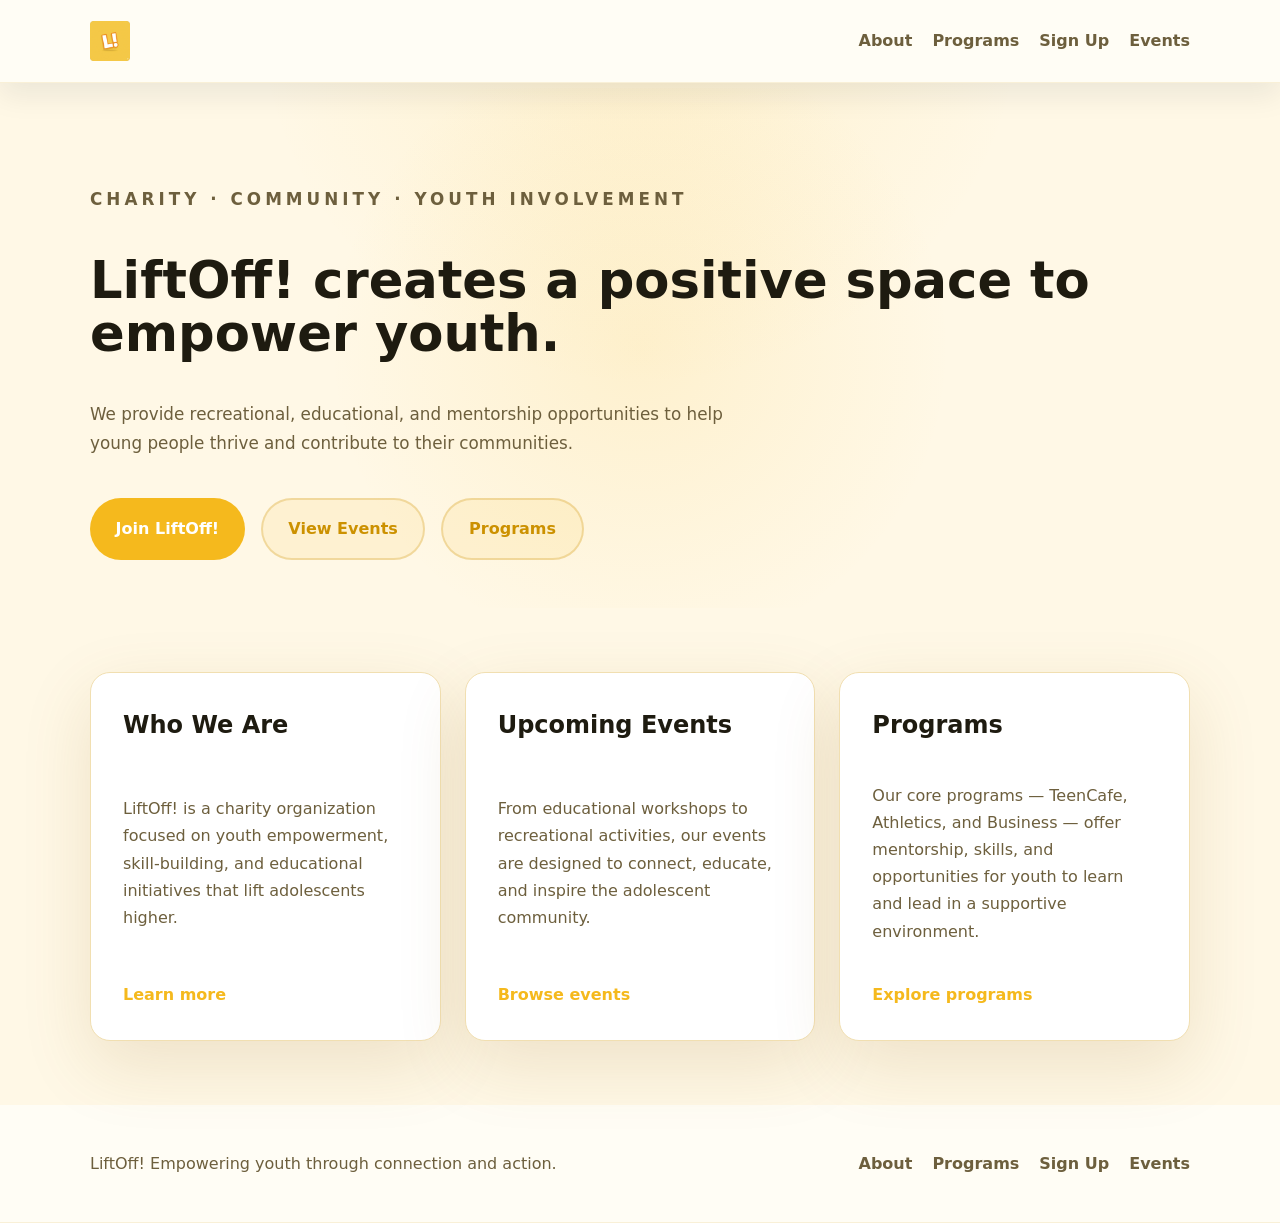
<file: index.html>
<!DOCTYPE html>
<html lang="en">
  <head>
    <meta charset="UTF-8" />
    <meta name="viewport" content="width=device-width, initial-scale=1.0" />
    <title>LiftOff! | Promoting Youth Participation</title>
    <link rel="stylesheet" href="styles.css" />
  </head>
  <body>
    <header class="site-header">
      <div class="container header-inner">
        <a class="brand" href="index.html">
          <img src="logo.png" alt="LiftOff logo" class="brand-logo">
        </a>
        <nav class="main-nav">
          <a href="about.html">About</a>
          <a href="programs.html">Programs</a>
          <a href="signup.html">Sign Up</a>
          <a href="events.html">Events</a>
        </nav>
      </div>
    </header>

    <main>
      <section class="hero">
        <div class="container hero-content">
          <p class="eyebrow">Charity · Community · Youth involvement</p>
          <h1>LiftOff! creates a positive space to empower youth.</h1>
          <p>
            We provide recreational, educational, and mentorship opportunities to help young people thrive and contribute to their communities.
          </p>
          <div class="hero-actions">
            <a class="button button-primary" href="signup.html">Join LiftOff!</a>
            <a class="button button-secondary" href="events.html">View Events</a>
            <a class="button button-secondary" href="programs.html">Programs</a>
          </div>
        </div>
      </section>

      <section class="overview container">
        <article class="card card-feature">
          <h2>Who We Are</h2>
          <p>
            LiftOff! is a charity organization focused on youth empowerment,
            skill-building, and educational initiatives that lift adolescents higher.
          </p>
          <a href="about.html">Learn more</a>
        </article>

        <article class="card card-feature">
          <h2>Upcoming Events</h2>
          <p>
            From educational workshops to recreational activities, our events are designed to connect,
            educate, and inspire the adolescent community.
          </p>
          <a href="events.html">Browse events</a>
        </article>
        <article class="card card-feature">
          <h2>Programs</h2>
          <p>
            Our core programs — TeenCafe, Athletics, and Business — offer mentorship, skills, and opportunities
            for youth to learn and lead in a supportive environment.
          </p>
          <a href="programs.html">Explore programs</a>
        </article>
      </section>
    </main>

    <footer class="site-footer">
      <div class="container footer-inner">
        <p>LiftOff! Empowering youth through connection and action.</p>
        <nav class="footer-nav">
          <a href="about.html">About</a>
          <a href="programs.html">Programs</a>
          <a href="signup.html">Sign Up</a>
          <a href="events.html">Events</a>
        </nav>
      </div>
    </footer>
  </body>
</html>
</file>
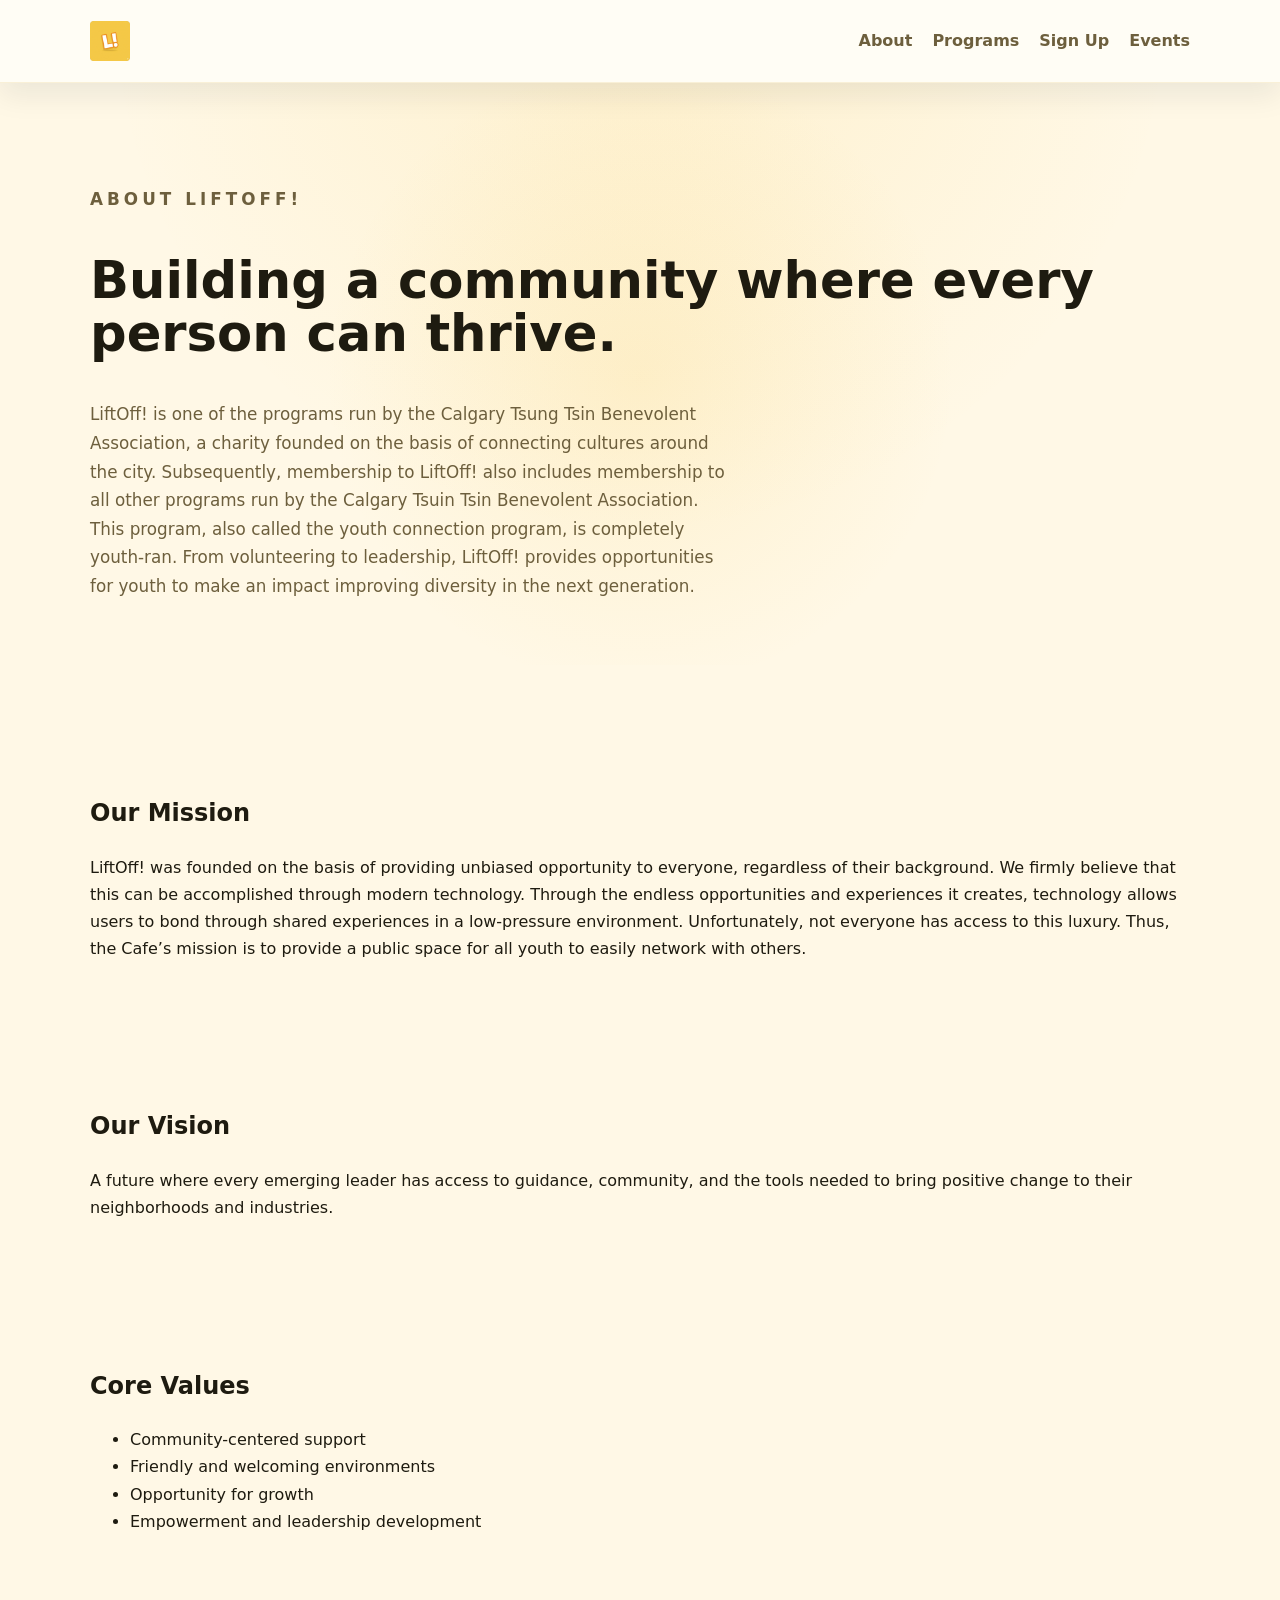
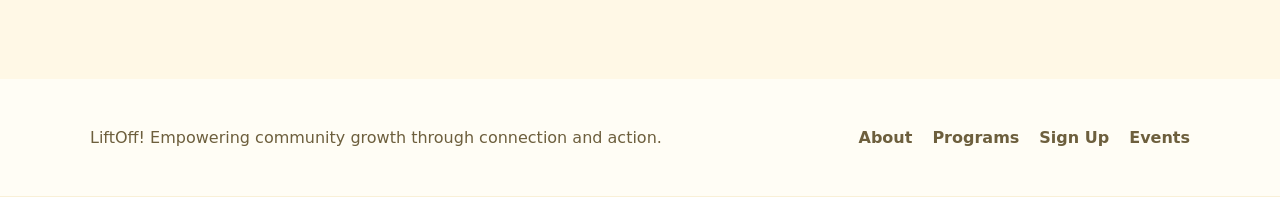
<file: about.html>
<!DOCTYPE html>
<html lang="en">
  <head>
    <meta charset="UTF-8" />
    <meta name="viewport" content="width=device-width, initial-scale=1.0" />
    <title>About LiftOff!</title>
    <link rel="stylesheet" href="styles.css" />
  </head>
  <body>
    <header class="site-header">
      <div class="container header-inner">
        <a class="brand" href="index.html">
          <img src="logo.png" alt="LiftOff logo" class="brand-logo">
        </a>
        <nav class="main-nav">
          <a href="about.html">About</a>
          <a href="programs.html">Programs</a>
          <a href="signup.html">Sign Up</a>
          <a href="events.html">Events</a>
        </nav>
      </div>
    </header>

    <main>
      <section class="hero">
        <div class="container hero-content">
          <p class="eyebrow">About LiftOff!</p>
          <h1>Building a community where every person can thrive.</h1>
          <p>
            LiftOff! is one of the programs run by the Calgary Tsung Tsin Benevolent Association,
            a charity founded on the basis of connecting cultures around the city. 
            Subsequently, membership to LiftOff! also includes membership to all other programs
            run by the Calgary Tsuin Tsin Benevolent Association. This program, also called the
            youth connection program, is completely youth-ran. From volunteering to leadership, 
            LiftOff! provides opportunities for youth to make an impact improving diversity in 
            the next generation.
          </p>
        </div>
      </section>

      <section class="page-section container">
        <div class="section-content">
          <h2>Our Mission</h2>
          <p>
            LiftOff! was founded on the basis of providing unbiased opportunity to everyone,
            regardless of their background. We firmly believe that this can be accomplished
            through modern technology. Through the endless opportunities and experiences it 
            creates, technology allows users to bond through shared experiences in a 
            low-pressure environment. Unfortunately, not everyone has access to this luxury. 
            Thus, the Cafe’s mission is to provide a public space for all youth to easily 
            network with others.
          </p>
        </div>

        <div class="section-content">
          <h2>Our Vision</h2>
          <p>
            A future where every emerging leader has access to guidance, community, and the tools
            needed to bring positive change to their neighborhoods and industries.
          </p>
        </div>

        <div class="section-content">
          <h2>Core Values</h2>
          <ul>
            <li>Community-centered support</li>
            <li>Friendly and welcoming environments</li>
            <li>Opportunity for growth</li>
            <li>Empowerment and leadership development</li>
          </ul>
        </div>
      </section>

    <footer class="site-footer">
      <div class="container footer-inner">
        <p>LiftOff! Empowering community growth through connection and action.</p>
        <nav class="footer-nav">
          <a href="about.html">About</a>
          <a href="programs.html">Programs</a>
          <a href="signup.html">Sign Up</a>
          <a href="events.html">Events</a>
        </nav>
      </div>
    </footer>
  </body>
</html>
</file>
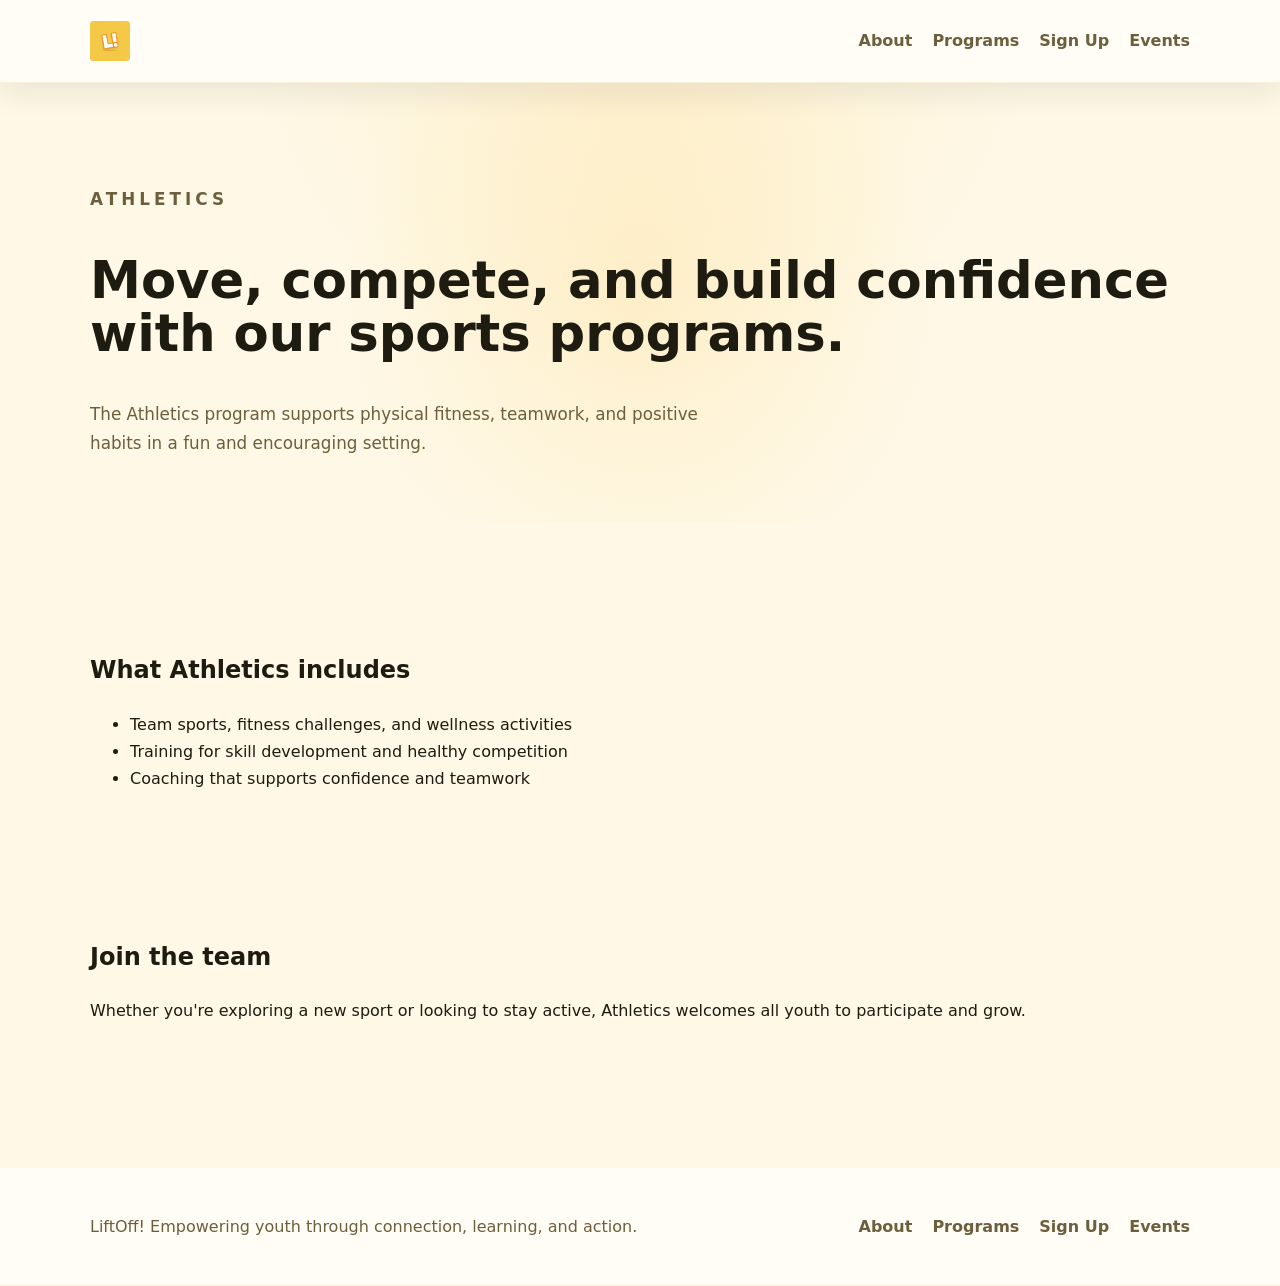
<file: athletics.html>
<!DOCTYPE html>
<html lang="en">
  <head>
    <meta charset="UTF-8" />
    <meta name="viewport" content="width=device-width, initial-scale=1.0" />
    <title>Athletics | LiftOff!</title>
    <link rel="stylesheet" href="styles.css" />
  </head>
  <body>
    <header class="site-header">
      <div class="container header-inner">
        <a class="brand" href="index.html">
          <img src="logo.png" alt="LiftOff logo" class="brand-logo">
        </a>
        <nav class="main-nav">
          <a href="about.html">About</a>
          <a href="programs.html">Programs</a>
          <a href="signup.html">Sign Up</a>
          <a href="events.html">Events</a>
        </nav>
      </div>
    </header>

    <main>
      <section class="hero">
        <div class="container hero-content">
          <p class="eyebrow">Athletics</p>
          <h1>Move, compete, and build confidence with our sports programs.</h1>
          <p>
            The Athletics program supports physical fitness, teamwork, and positive habits in a fun and encouraging setting.
          </p>
        </div>
      </section>

      <section class="page-section container">
        <div class="section-content">
          <h2>What Athletics includes</h2>
          <ul>
            <li>Team sports, fitness challenges, and wellness activities</li>
            <li>Training for skill development and healthy competition</li>
            <li>Coaching that supports confidence and teamwork</li>
          </ul>
        </div>

        <div class="section-content">
          <h2>Join the team</h2>
          <p>
            Whether you're exploring a new sport or looking to stay active, Athletics welcomes all youth to participate and grow.
          </p>
        </div>
      </section>
    </main>

    <footer class="site-footer">
      <div class="container footer-inner">
        <p>LiftOff! Empowering youth through connection, learning, and action.</p>
        <nav class="footer-nav">
          <a href="about.html">About</a>
          <a href="programs.html">Programs</a>
          <a href="signup.html">Sign Up</a>
          <a href="events.html">Events</a>
        </nav>
      </div>
    </footer>
  </body>
</html>
</file>
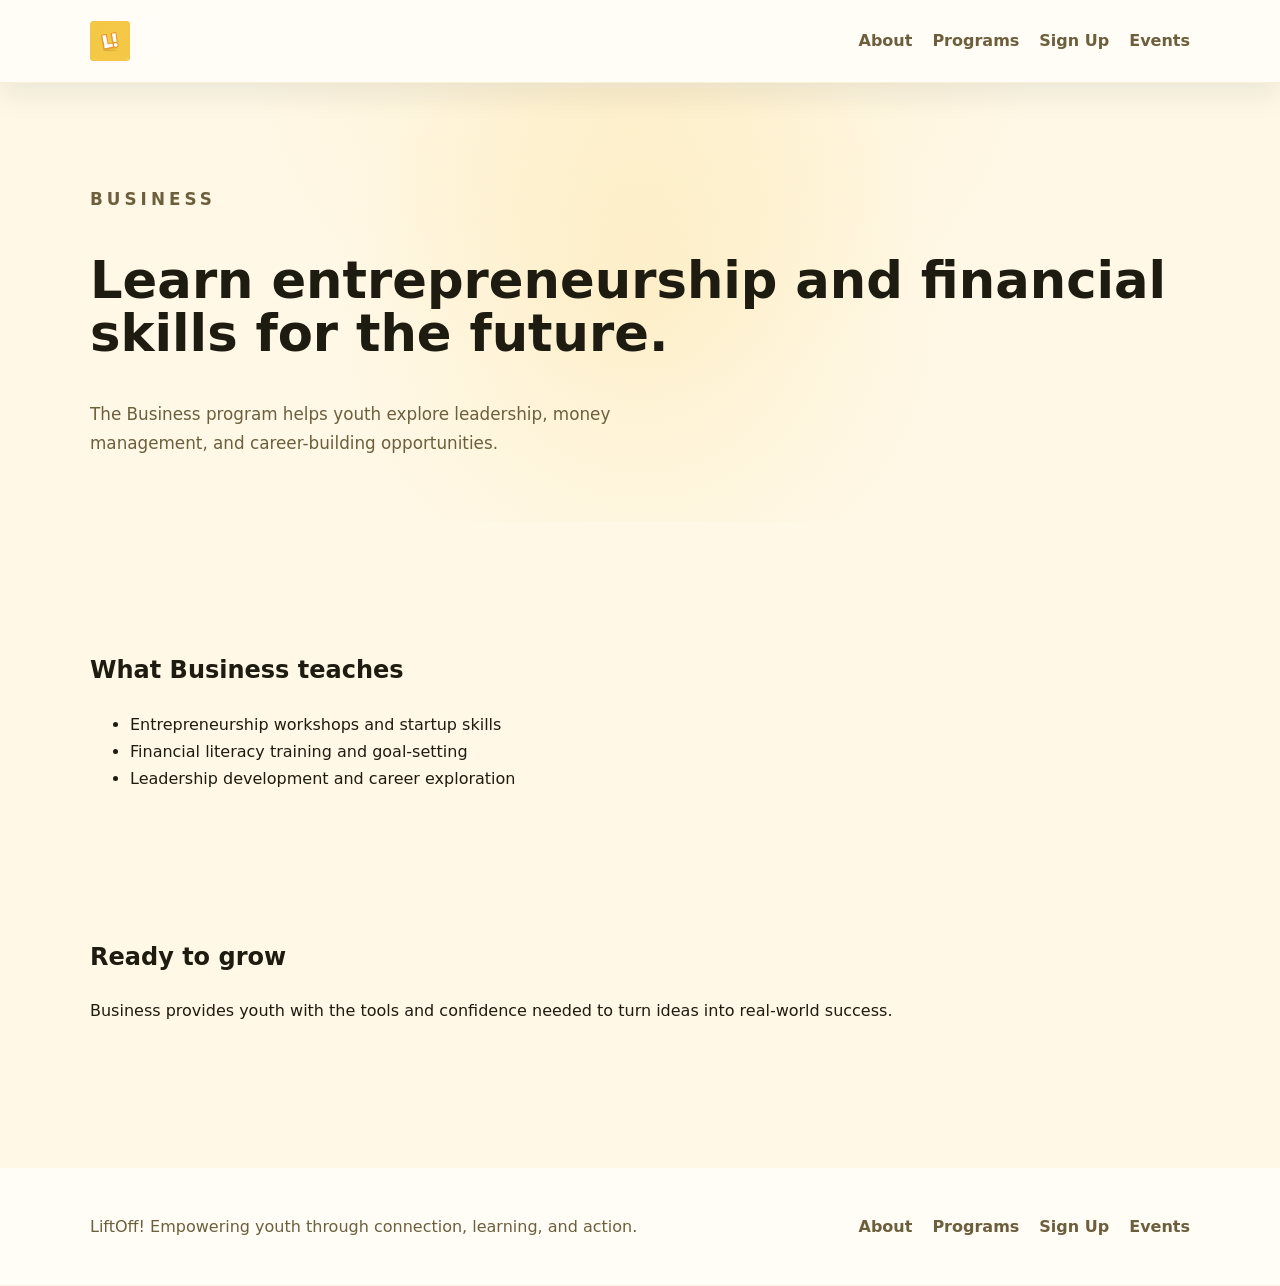
<file: business.html>
<!DOCTYPE html>
<html lang="en">
  <head>
    <meta charset="UTF-8" />
    <meta name="viewport" content="width=device-width, initial-scale=1.0" />
    <title>Business | LiftOff!</title>
    <link rel="stylesheet" href="styles.css" />
  </head>
  <body>
    <header class="site-header">
      <div class="container header-inner">
        <a class="brand" href="index.html">
          <img src="logo.png" alt="LiftOff logo" class="brand-logo">
        </a>
        <nav class="main-nav">
          <a href="about.html">About</a>
          <a href="programs.html">Programs</a>
          <a href="signup.html">Sign Up</a>
          <a href="events.html">Events</a>
        </nav>
      </div>
    </header>

    <main>
      <section class="hero">
        <div class="container hero-content">
          <p class="eyebrow">Business</p>
          <h1>Learn entrepreneurship and financial skills for the future.</h1>
          <p>
            The Business program helps youth explore leadership, money management, and career-building opportunities.
          </p>
        </div>
      </section>

      <section class="page-section container">
        <div class="section-content">
          <h2>What Business teaches</h2>
          <ul>
            <li>Entrepreneurship workshops and startup skills</li>
            <li>Financial literacy training and goal-setting</li>
            <li>Leadership development and career exploration</li>
          </ul>
        </div>

        <div class="section-content">
          <h2>Ready to grow</h2>
          <p>
            Business provides youth with the tools and confidence needed to turn ideas into real-world success.
          </p>
        </div>
      </section>
    </main>

    <footer class="site-footer">
      <div class="container footer-inner">
        <p>LiftOff! Empowering youth through connection, learning, and action.</p>
        <nav class="footer-nav">
          <a href="about.html">About</a>
          <a href="programs.html">Programs</a>
          <a href="signup.html">Sign Up</a>
          <a href="events.html">Events</a>
        </nav>
      </div>
    </footer>
  </body>
</html>
</file>
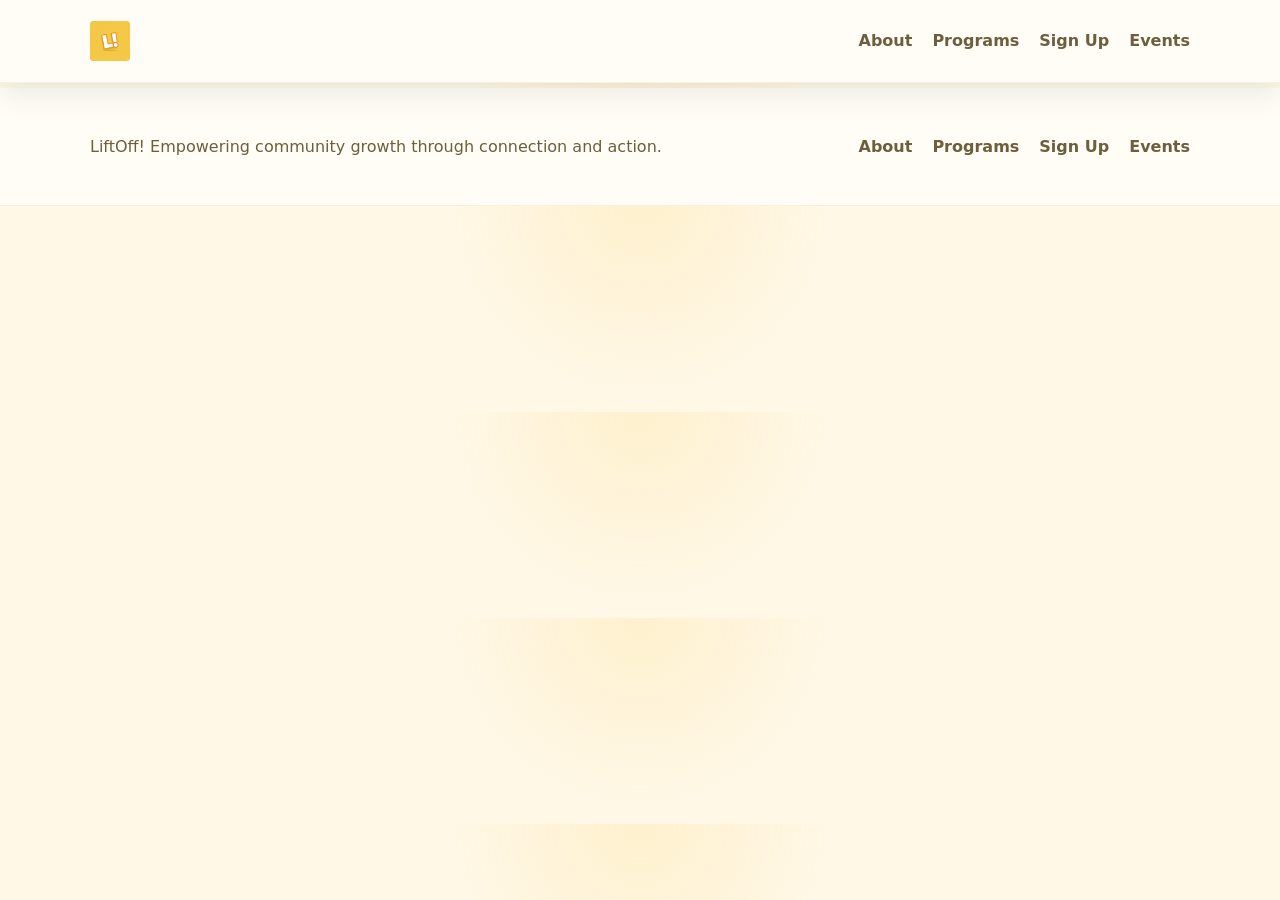
<file: events.html>
<!DOCTYPE html>
<html lang="en">
  <head>
    <meta charset="UTF-8" />
    <meta name="viewport" content="width=device-width, initial-scale=1.0" />
    <title>Events | LiftOff!</title>
    <link rel="stylesheet" href="styles.css" />
  </head>
  <body>
    <header class="site-header">
      <div class="container header-inner">
        <a class="brand" href="index.html">
          <img src="logo.png" alt="LiftOff logo" class="brand-logo">
        </a>
        <nav class="main-nav">
          <a href="about.html">About</a>
          <a href="programs.html">Programs</a>
          <a href="signup.html">Sign Up</a>
          <a href="events.html">Events</a>
        </nav>
      </div>
    </header>
    <main>
      
    </main>
    <footer class="site-footer">
      <div class="container footer-inner">
        <p>LiftOff! Empowering community growth through connection and action.</p>
        <nav class="footer-nav">
          <a href="about.html">About</a>
          <a href="programs.html">Programs</a>
          <a href="signup.html">Sign Up</a>
          <a href="events.html">Events</a>
        </nav>
      </div>
    </footer>
  </body>
</html>
</file>
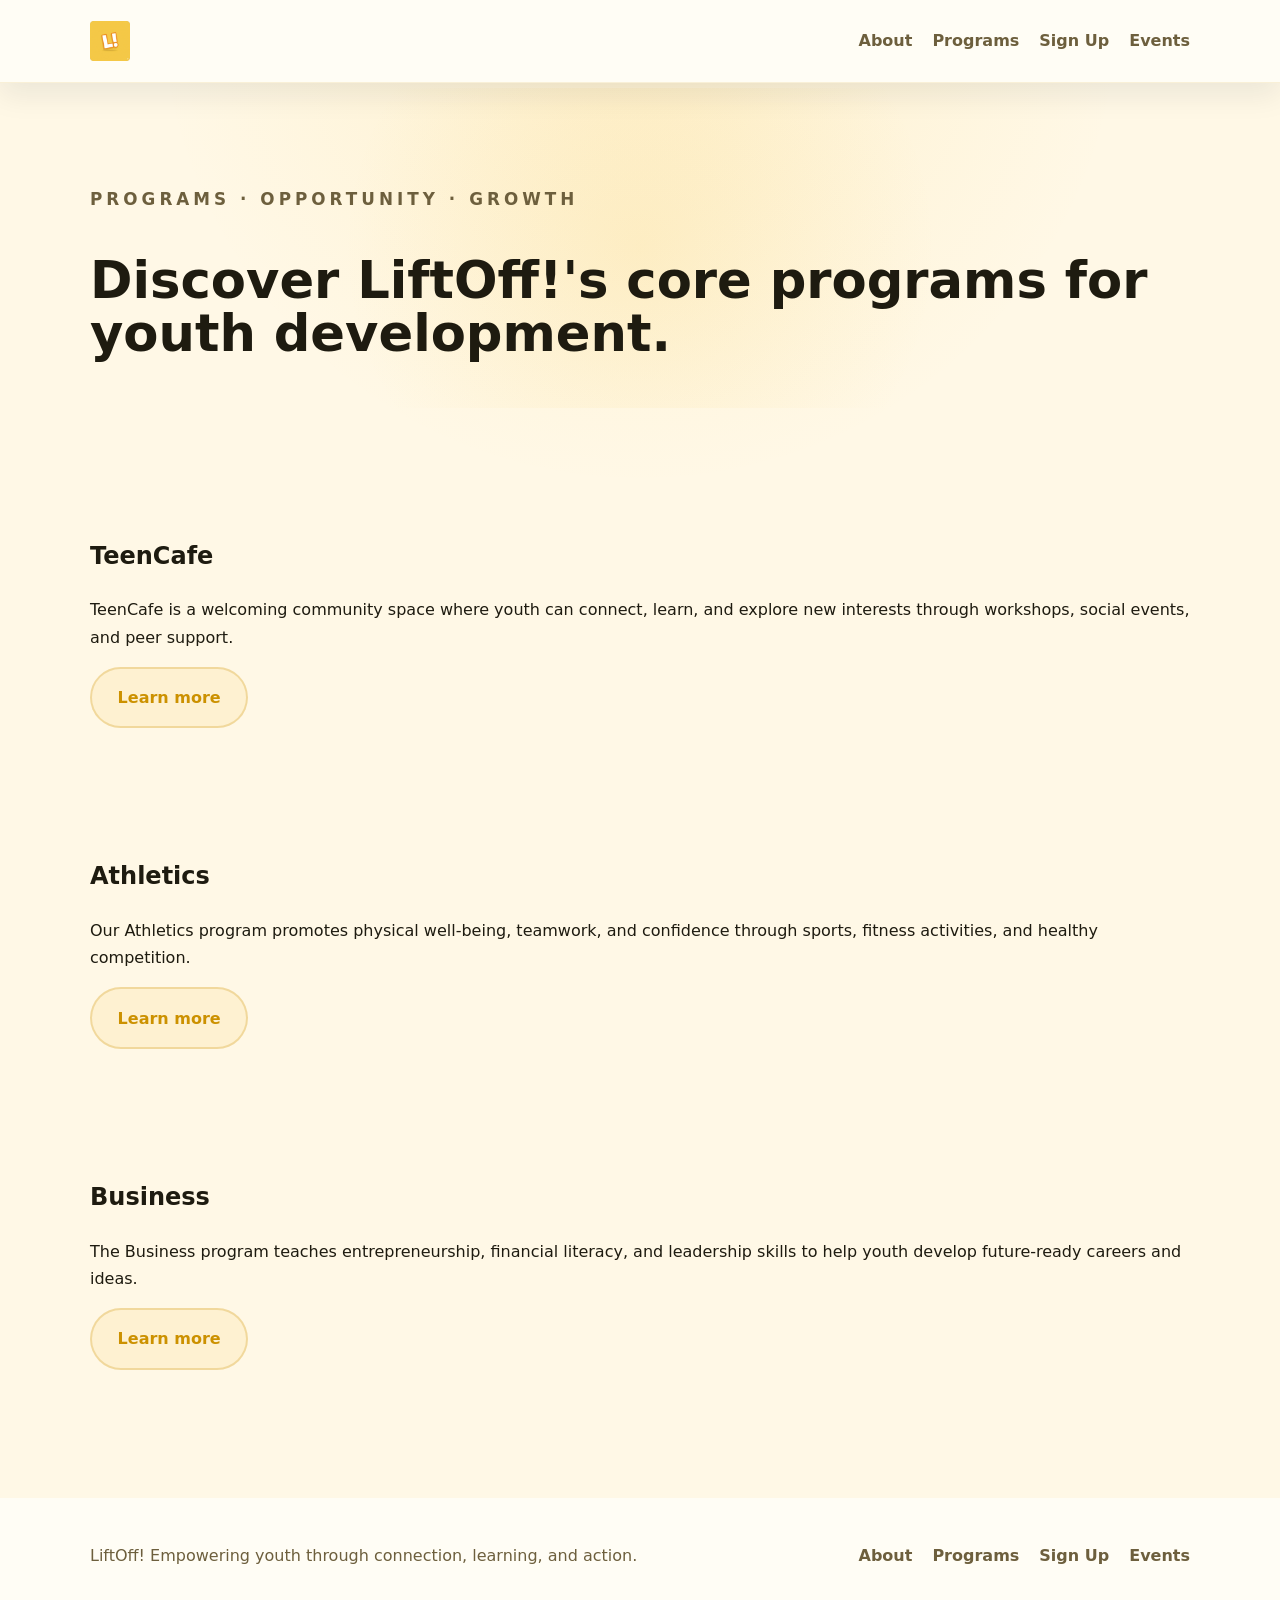
<file: programs.html>
<!DOCTYPE html>
<html lang="en">
  <head>
    <meta charset="UTF-8" />
    <meta name="viewport" content="width=device-width, initial-scale=1.0" />
    <title>LiftOff! Programs</title>
    <link rel="stylesheet" href="styles.css" />
  </head>
  <body>
    <header class="site-header">
      <div class="container header-inner">
        <a class="brand" href="index.html">
          <img src="logo.png" alt="LiftOff logo" class="brand-logo">
        </a>
        <nav class="main-nav">
          <a href="about.html">About</a>
          <a href="programs.html">Programs</a>
          <a href="signup.html">Sign Up</a>
          <a href="events.html">Events</a>
        </nav>
      </div>
    </header>

    <main>
      <section class="hero">
        <div class="container hero-content">
          <p class="eyebrow">Programs · Opportunity · Growth</p>
          <h1>Discover LiftOff!'s core programs for youth development.</h1>
        </div>
      </section>

      <section class="page-section container">
        <div class="section-content">
          <h2>TeenCafe</h2>
          <p>
            TeenCafe is a welcoming community space where youth can connect, learn, and explore new interests through workshops, social events, and peer support.
          </p>
          <a class="button button-secondary" href="teencafe.html">Learn more</a>
        </div>

        <div class="section-content">
          <h2>Athletics</h2>
          <p>
            Our Athletics program promotes physical well-being, teamwork, and confidence through sports, fitness activities, and healthy competition.
          </p>
          <a class="button button-secondary" href="athletics.html">Learn more</a>
        </div>

        <div class="section-content">
          <h2>Business</h2>
          <p>
            The Business program teaches entrepreneurship, financial literacy, and leadership skills to help youth develop future-ready careers and ideas.
          </p>
          <a class="button button-secondary" href="business.html">Learn more</a>
        </div>
      </section>
    </main>

    <footer class="site-footer">
      <div class="container footer-inner">
        <p>LiftOff! Empowering youth through connection, learning, and action.</p>
        <nav class="footer-nav">
          <a href="about.html">About</a>
          <a href="programs.html">Programs</a>
          <a href="signup.html">Sign Up</a>
          <a href="events.html">Events</a>
        </nav>
      </div>
    </footer>
  </body>
</html>
</file>
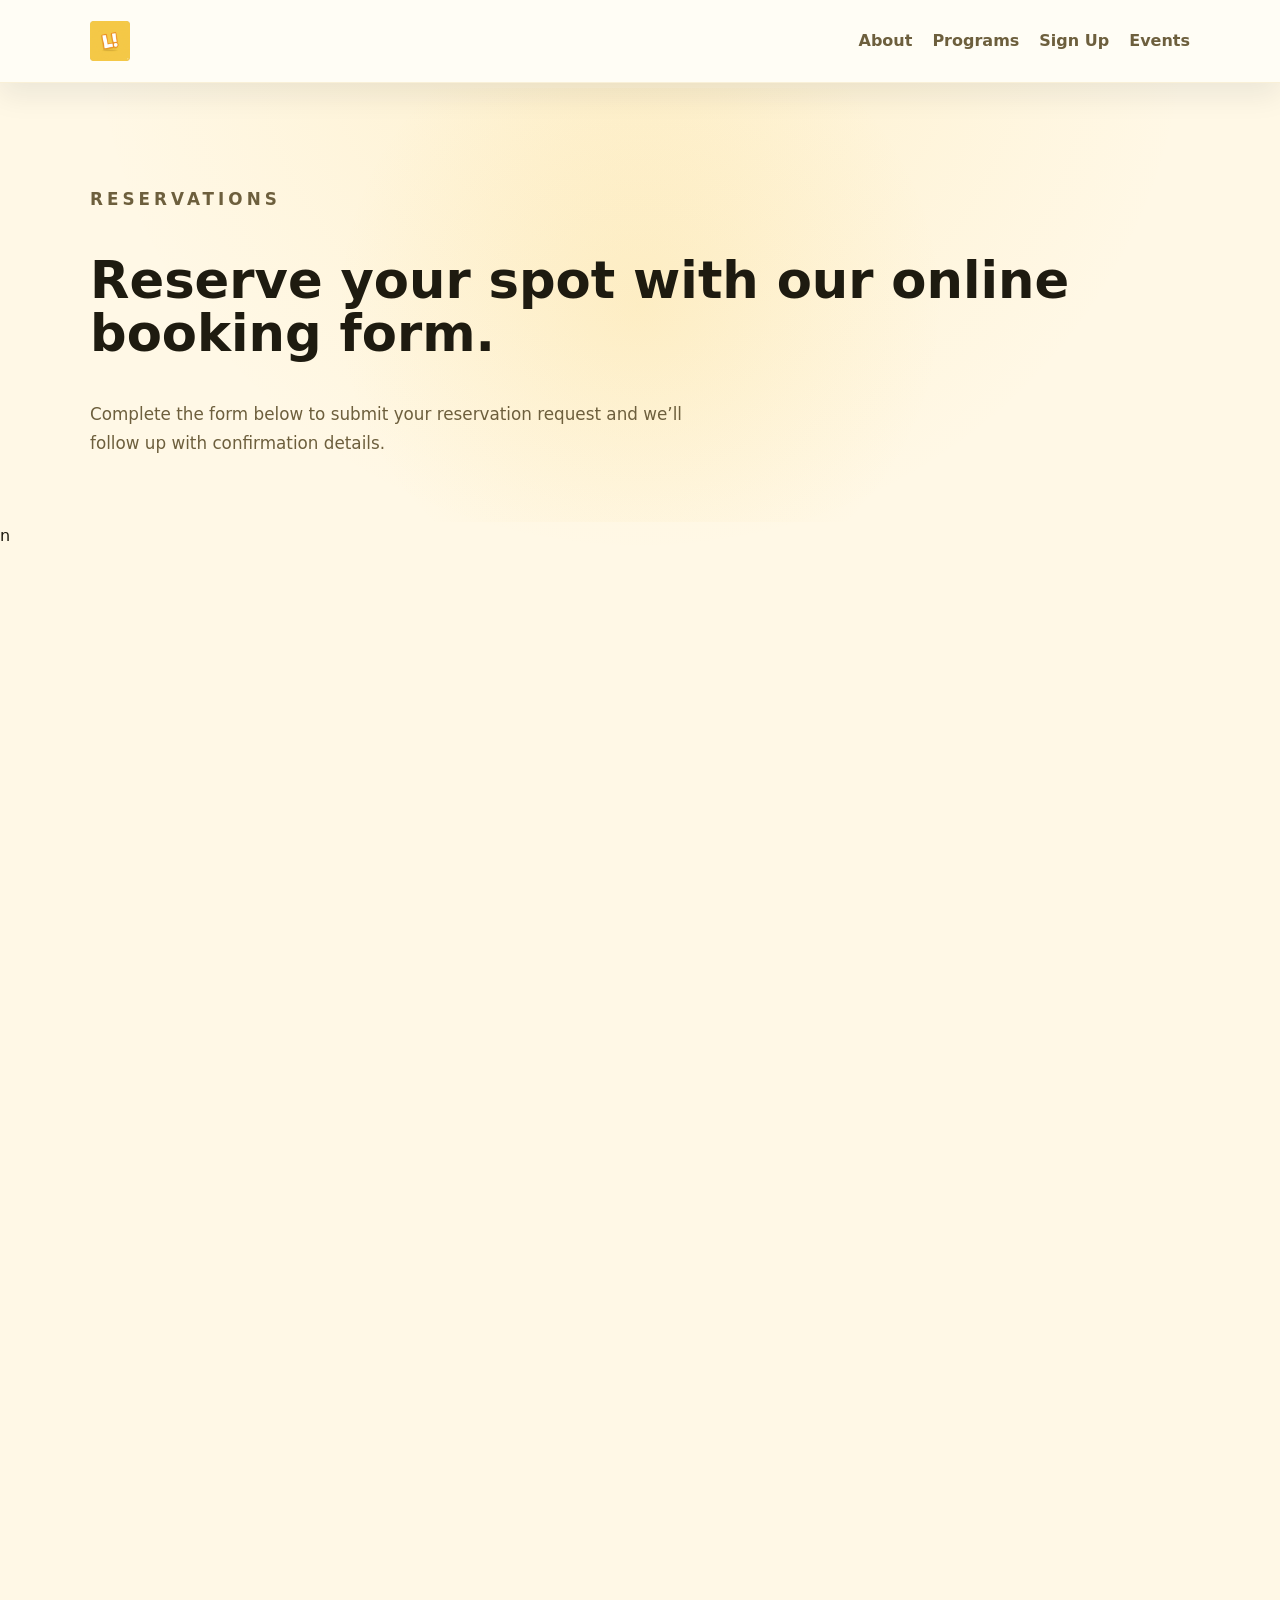
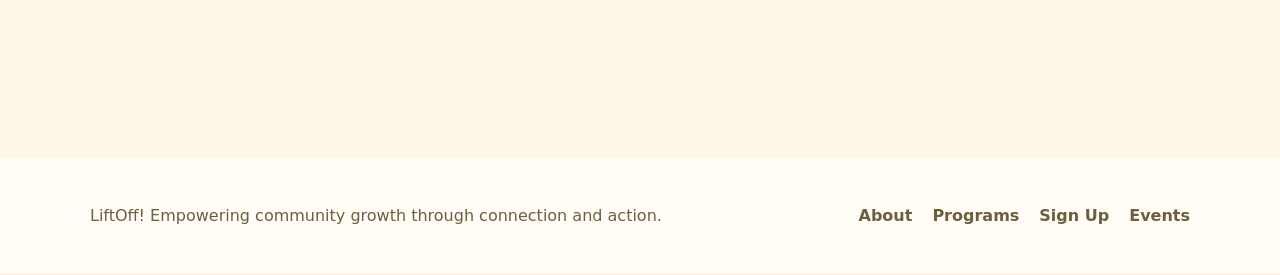
<file: reservations.html>
<!DOCTYPE html>
<html lang="en">
  <head>
    <meta charset="UTF-8" />
    <meta name="viewport" content="width=device-width, initial-scale=1.0" />
    <title>Reservations | LiftOff!</title>
    <link rel="stylesheet" href="styles.css" />
  </head>
  <body>
    <header class="site-header">
      <div class="container header-inner">
        <a class="brand" href="index.html">
          <img src="logo.png" alt="LiftOff logo" class="brand-logo">
        </a>
        <nav class="main-nav">
          <a href="about.html">About</a>
          <a href="programs.html">Programs</a>
          <a href="signup.html">Sign Up</a>
          <a href="events.html">Events</a>
        </nav>
      </div>
    </header>

    <main>
      <section class="hero">
        <div class="container hero-content">
          <p class="eyebrow">Reservations</p>
          <h1>Reserve your spot with our online booking form.</h1>
          <p>
            Complete the form below to submit your reservation request and we’ll follow up with confirmation details.
          </p>
        </div>
      </section>

n      <section class="form-section container">
        <div class="iframe-wrapper">
          <iframe src="https://docs.google.com/forms/d/e/1FAIpQLSdICFmIA5m_fErEDpIFPqDi5GkPsAmC0r-1xcIH5wgzUjtEIw/viewform?embedded=true" width="100%" height="1200" frameborder="0" marginheight="0" marginwidth="0">Loading…</iframe>
        </div>
      </section>
    </main>

    <footer class="site-footer">
      <div class="container footer-inner">
        <p>LiftOff! Empowering community growth through connection and action.</p>
        <nav class="footer-nav">
          <a href="about.html">About</a>
          <a href="programs.html">Programs</a>
          <a href="signup.html">Sign Up</a>
          <a href="events.html">Events</a>
        </nav>
      </div>
    </footer>
  </body>
</html>
</file>
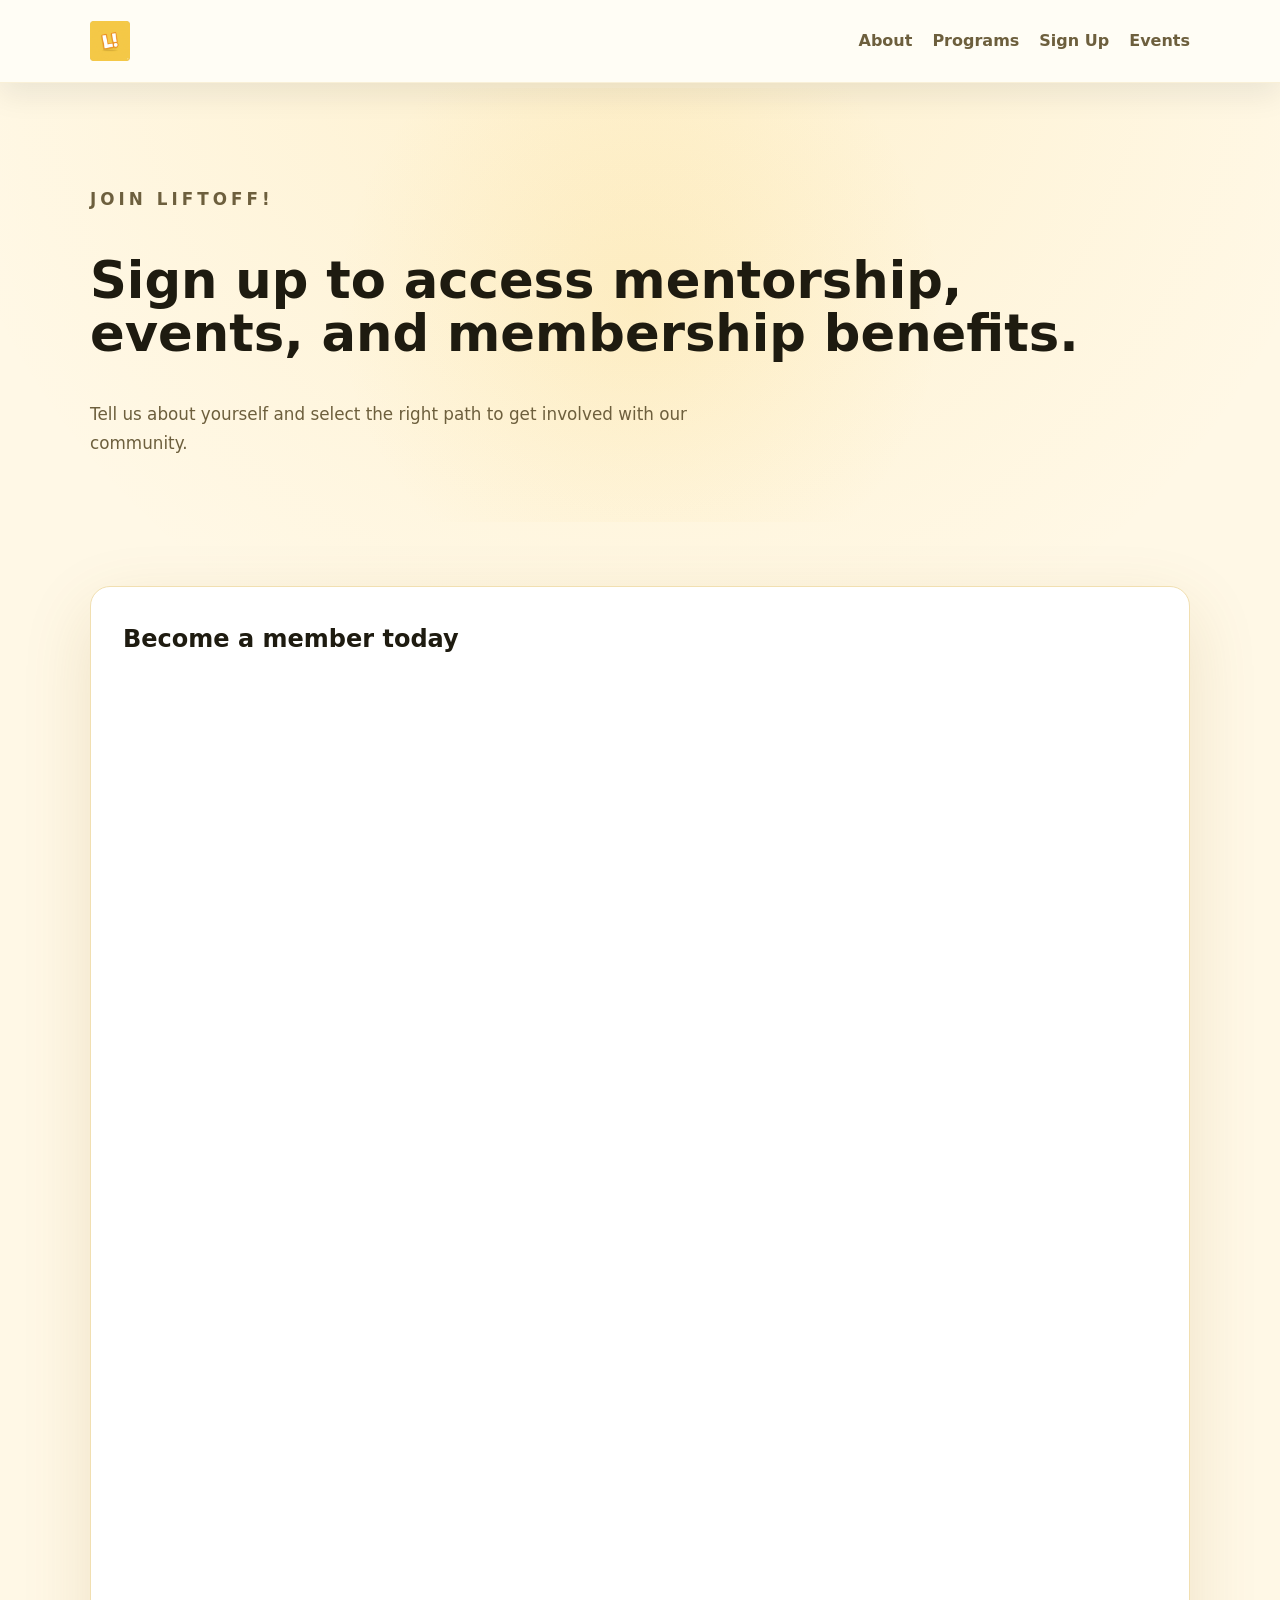
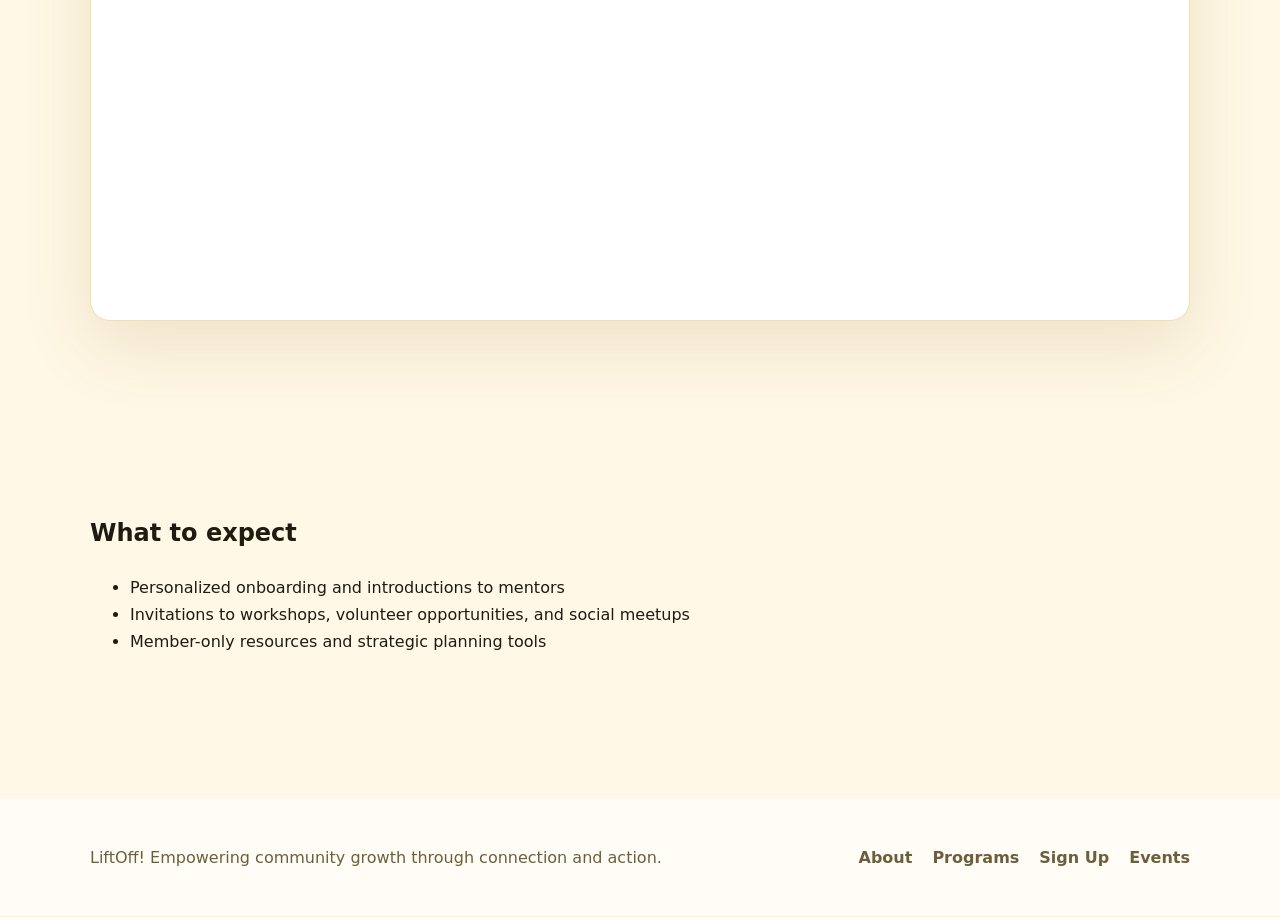
<file: signup.html>
<!DOCTYPE html>
<html lang="en">
  <head>
    <meta charset="UTF-8" />
    <meta name="viewport" content="width=device-width, initial-scale=1.0" />
    <title>Sign Up | LiftOff!</title>
    <link rel="stylesheet" href="styles.css" />
  </head>
  <body>
    <header class="site-header">
      <div class="container header-inner">
        <a class="brand" href="index.html">
          <img src="logo.png" alt="LiftOff logo" class="brand-logo">
        </a>
        <nav class="main-nav">
          <a href="about.html">About</a>
          <a href="programs.html">Programs</a>
          <a href="signup.html">Sign Up</a>
          <a href="events.html">Events</a>
        </nav>
      </div>
    </header>

    <main>
      <section class="hero">
        <div class="container hero-content">
          <p class="eyebrow">Join LiftOff!</p>
          <h1>Sign up to access mentorship, events, and membership benefits.</h1>
          <p>
            Tell us about yourself and select the right path to get involved with our community.
          </p>
        </div>
      </section>

      <section class="page-section container">
        <div class="card-feature">
          <h2>Become a member today</h2>
          <div class="google-form-embed">
            <iframe src="https://docs.google.com/forms/d/e/1FAIpQLSd6TTsOhMUF5yu2mFlSQcmAMpFHYcJhoD4XRkSAtp0eyD37VA/viewform?embedded=true" width="100%" height="1200" frameborder="0" marginheight="0" marginwidth="0">Loading…</iframe>
          </div>
        </div>
      </section>

      <section class="page-section container">
        <div class="section-content">
          <h2>What to expect</h2>
          <ul>
            <li>Personalized onboarding and introductions to mentors</li>
            <li>Invitations to workshops, volunteer opportunities, and social meetups</li>
            <li>Member-only resources and strategic planning tools</li>
          </ul>
        </div>
      </section>
    </main>

    <footer class="site-footer">
      <div class="container footer-inner">
        <p>LiftOff! Empowering community growth through connection and action.</p>
        <nav class="footer-nav">
          <a href="about.html">About</a>
          <a href="programs.html">Programs</a>
          <a href="signup.html">Sign Up</a>
          <a href="events.html">Events</a>
        </nav>
      </div>
    </footer>
  </body>
</html>
</file>
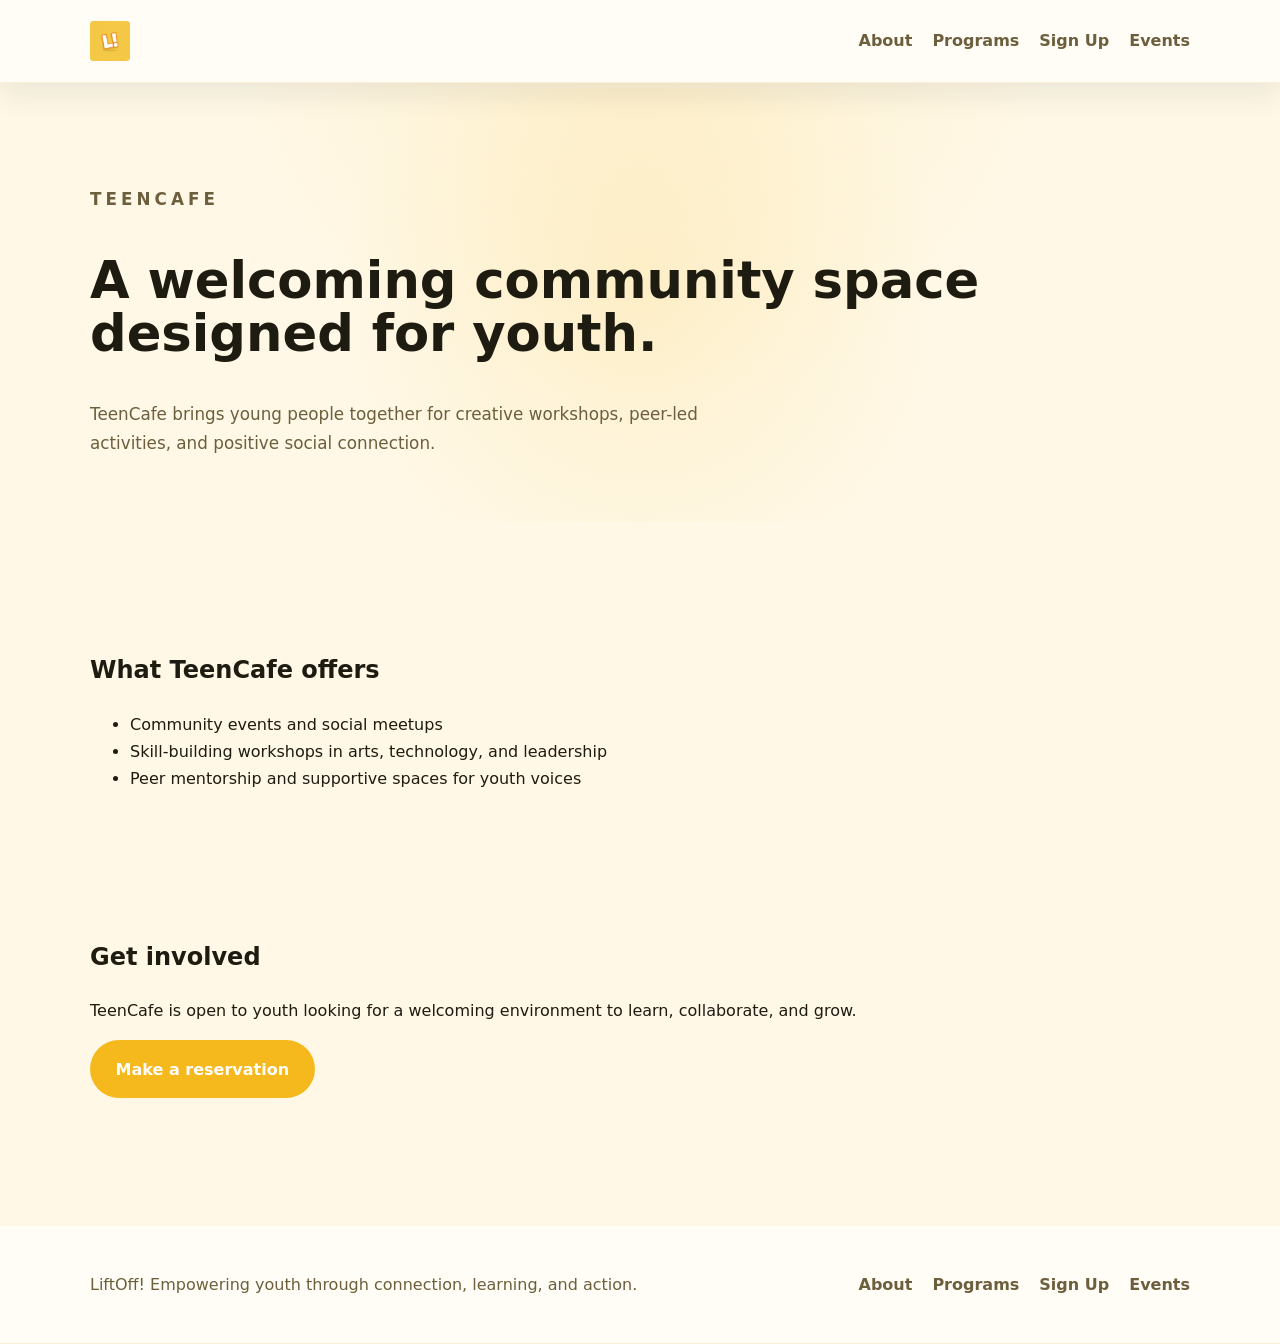
<file: teencafe.html>
<!DOCTYPE html>
<html lang="en">
  <head>
    <meta charset="UTF-8" />
    <meta name="viewport" content="width=device-width, initial-scale=1.0" />
    <title>TeenCafe | LiftOff!</title>
    <link rel="stylesheet" href="styles.css" />
  </head>
  <body>
    <header class="site-header">
      <div class="container header-inner">
        <a class="brand" href="index.html">
          <img src="logo.png" alt="LiftOff logo" class="brand-logo">
        </a>
        <nav class="main-nav">
          <a href="about.html">About</a>
          <a href="programs.html">Programs</a>
          <a href="signup.html">Sign Up</a>
          <a href="events.html">Events</a>
        </nav>
      </div>
    </header>

    <main>
      <section class="hero">
        <div class="container hero-content">
          <p class="eyebrow">TeenCafe</p>
          <h1>A welcoming community space designed for youth.</h1>
          <p>
            TeenCafe brings young people together for creative workshops, peer-led activities, and positive social connection.
          </p>
        </div>
      </section>

      <section class="page-section container">
        <div class="section-content">
          <h2>What TeenCafe offers</h2>
          <ul>
            <li>Community events and social meetups</li>
            <li>Skill-building workshops in arts, technology, and leadership</li>
            <li>Peer mentorship and supportive spaces for youth voices</li>
          </ul>
        </div>

        <div class="section-content">
          <h2>Get involved</h2>
          <p>
            TeenCafe is open to youth looking for a welcoming environment to learn, collaborate, and grow.
          </p>
          <a class="button button-primary" href="reservations.html">Make a reservation</a>
        </div>
      </section>
    </main>

    <footer class="site-footer">
      <div class="container footer-inner">
        <p>LiftOff! Empowering youth through connection, learning, and action.</p>
        <nav class="footer-nav">
          <a href="about.html">About</a>
          <a href="programs.html">Programs</a>
          <a href="signup.html">Sign Up</a>
          <a href="events.html">Events</a>
        </nav>
      </div>
    </footer>
  </body>
</html>
</file>
<file: styles.css>
:root {
  --bg: #fff8e6;
  --surface: #fffdf5;
  --primary: #f5b91d;
  --primary-strong: #cc9100;
  --secondary: #ae7d00;
  --text: #1e1b10;
  --muted: #6d5f3d;
  --border: #f1dfb1;
  --radius: 20px;
  --shadow: 0 24px 70px rgba(133, 95, 14, 0.14);
}

* {
  box-sizing: border-box;
}

body {
  margin: 0;
  padding-top: 5.5rem;
  font-family: Inter, system-ui, -apple-system, BlinkMacSystemFont, 'Segoe UI', sans-serif;
  background: radial-gradient(circle at top, rgba(245, 185, 29, 0.12), transparent 28%),
    var(--bg);
  color: var(--text);
  line-height: 1.7;
}

a {
  color: inherit;
  text-decoration: none;
}

img {
  max-width: 100%;
  display: block;
}

.container {
  width: min(1100px, calc(100% - 2rem));
  margin: 0 auto;
}

.site-header,
.site-footer {
  width: 100%;
  background: var(--surface);
  border-bottom: 1px solid rgba(204, 145, 0, 0.12);
}

.site-header {
  position: fixed;
  top: 0;
  left: 0;
  right: 0;
  z-index: 100;
  box-shadow: 0 12px 30px rgba(15, 23, 42, 0.08);
}

.header-inner,
.footer-inner {
  display: flex;
  align-items: center;
  justify-content: space-between;
  gap: 1rem;
  padding: 1.3rem 0;
}

.brand {
  display: inline-flex;
  align-items: center;
  min-height: 2.5rem;
  color: var(--primary-strong);
}

.brand-logo {
  height: 2.5rem;
  width: auto;
  display: block;
}

.main-nav,
.footer-nav {
  display: flex;
  gap: 1.25rem;
  flex-wrap: wrap;
}

.main-nav a,
.footer-nav a {
  color: var(--muted);
  font-weight: 600;
}

.hero {
  padding: 5rem 0 3rem;
  background: radial-gradient(circle at center, rgba(245, 185, 29, 0.12), transparent 45%);
}

.hero-content {
  display: grid;
  gap: 1.5rem;
}

.eyebrow {
  text-transform: uppercase;
  letter-spacing: 0.24em;
  color: var(--secondary);
  font-size: 0.82rem;
  font-weight: 700;
}

.hero h1 {
  margin: 0;
  font-size: clamp(2.8rem, 4vw, 4.5rem);
  line-height: 1.03;
}

.hero p {
  max-width: 60ch;
  font-size: 1.05rem;
  color: var(--muted);
}

.hero-actions {
  display: flex;
  flex-wrap: wrap;
  gap: 1rem;
}

.button {
  display: inline-flex;
  align-items: center;
  justify-content: center;
  padding: 0.95rem 1.6rem;
  border-radius: 999px;
  font-weight: 700;
  transition: transform 180ms ease, background 180ms ease, color 180ms ease;
}

.button:hover {
  transform: translateY(-1px);
}

.button-primary {
  background: var(--primary);
  color: white;
}

.button-secondary {
  border: 2px solid rgba(204, 145, 0, 0.25);
  color: var(--primary-strong);
  background: rgba(245, 185, 29, 0.1);
}

.overview,
.impact,
.section-content,
.page-section {
  padding: 4rem 0;
}

.card-feature {
  background: white;
  border: 1px solid var(--border);
  border-radius: var(--radius);
  padding: 2rem;
  box-shadow: var(--shadow);
  display: flex;
  flex-direction: column;
  justify-content: space-between;
}

.overview {
  display: grid;
  grid-template-columns: repeat(3, minmax(0, 1fr));
  gap: 1.5rem;
}

.overview h2,
.page-section h2 {
  margin-top: 0;
}

.card-feature p {
  color: var(--muted);
}

.card-feature a {
  margin-top: 1.25rem;
  display: inline-block;
  color: var(--primary);
  font-weight: 700;
}

.impact {
  background: rgba(245, 185, 29, 0.12);
  border-radius: 32px;
}

.stats-grid {
  display: grid;
  grid-template-columns: repeat(3, minmax(0, 1fr));
  gap: 1rem;
  margin-top: 2rem;
}

.stat-card {
  background: white;
  border-radius: 24px;
  padding: 1.8rem;
  text-align: center;
  border: 1px solid rgba(15, 23, 42, 0.06);
}

.stat-card strong {
  display: block;
  font-size: 2rem;
  color: var(--primary-strong);
}

.site-footer {
  padding: 1.5rem 0;
}

.site-footer p {
  margin: 0;
  color: var(--muted);
}

@media (max-width: 900px) {
  .overview,
  .stats-grid {
    grid-template-columns: 1fr;
  }

  .header-inner,
  .footer-inner {
    flex-direction: column;
    align-items: flex-start;
  }
}

@media (max-width: 640px) {
  .hero {
    padding-top: 3.5rem;
  }

  .hero h1 {
    font-size: 2.7rem;
  }
}
</file>
